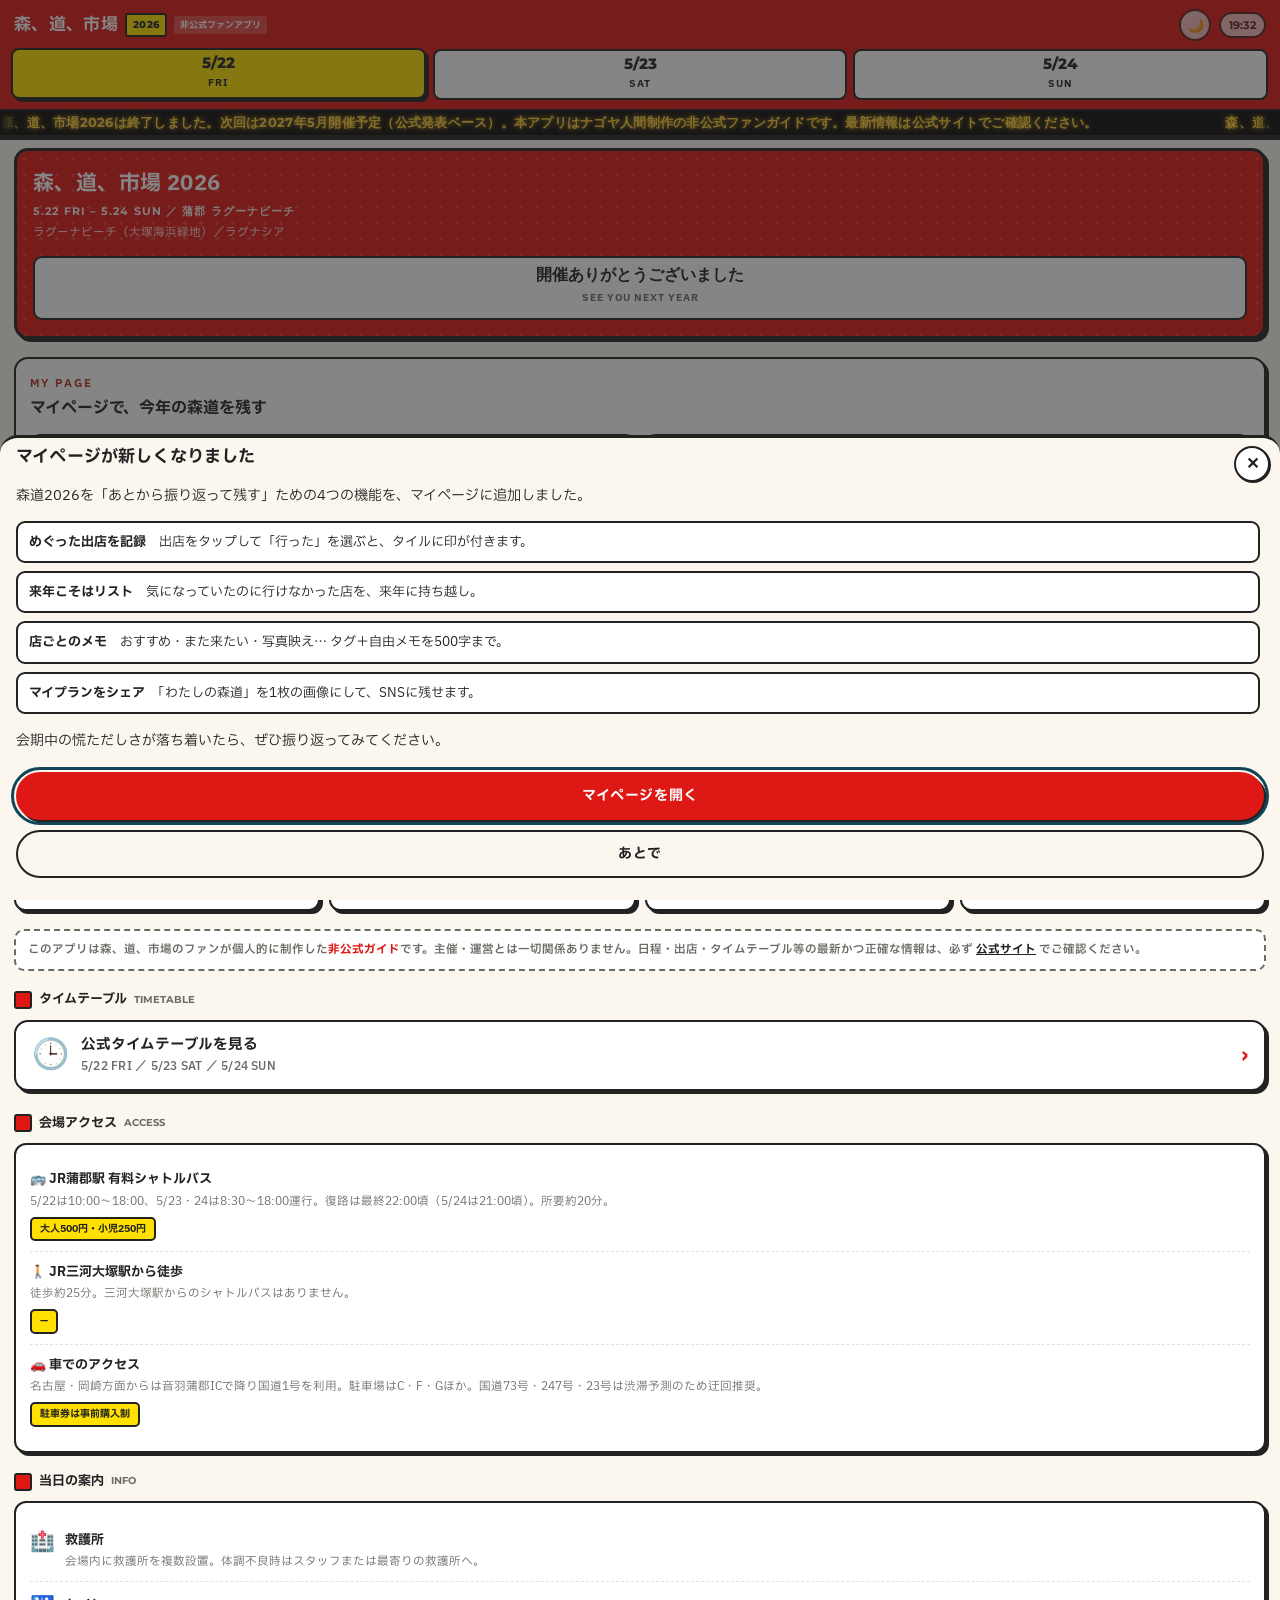
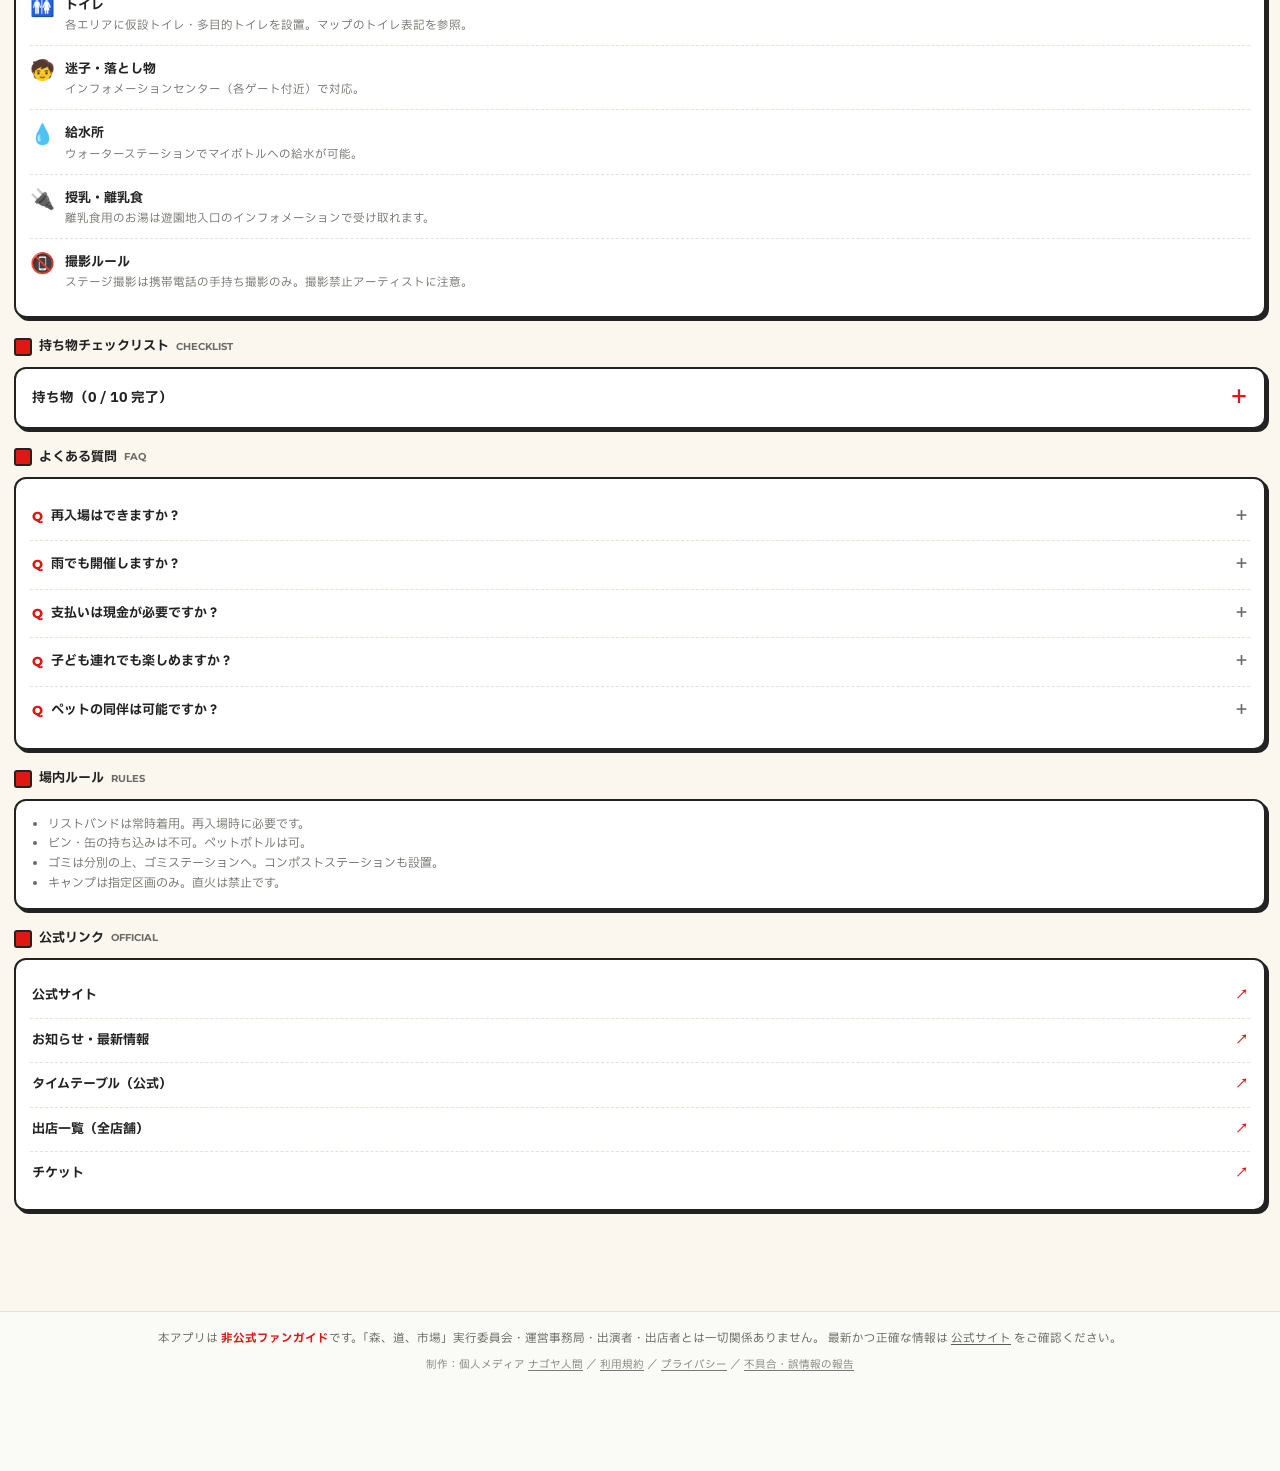
<file: index.html>
<!DOCTYPE html>
<html lang="ja">
<head>
<meta charset="UTF-8">
<meta name="viewport" content="width=device-width,initial-scale=1,viewport-fit=cover">
<title>森、道、市場 2026 非公式ファンアプリ | ナゴヤ人間</title>
<meta name="description" content="個人メディア「ナゴヤ人間」制作の非公式ファンガイド。会場マップ・出店・タイムテーブル・出演者・わたしの森道（マイページ）。主催・運営とは関係ありません。最新情報は公式サイトをご確認ください。">
<meta name="theme-color" content="#de1815">
<meta name="apple-mobile-web-app-capable" content="yes">
<meta name="apple-mobile-web-app-status-bar-style" content="black-translucent">
<meta name="apple-mobile-web-app-title" content="森道2026">

<!-- Open Graph / Twitter Card -->
<meta property="og:type" content="website">
<meta property="og:site_name" content="ナゴヤ人間">
<meta property="og:title" content="森、道、市場 2026 非公式ファンアプリ">
<meta property="og:description" content="ナゴヤ人間が個人で作った、森、道、市場2026の非公式ファンガイド。マップ・タイテ・出店・わたしの森道。主催・運営とは関係ありません。">
<meta property="og:url" content="https://nagoya-ningen.github.io/morimichi-app/">
<meta property="og:image" content="https://nagoya-ningen.github.io/morimichi-app/img/icon-512.png">
<meta property="og:locale" content="ja_JP">
<meta name="twitter:card" content="summary">
<meta name="twitter:site" content="@nagoya_ningen">
<meta name="twitter:creator" content="@nagoya_ningen">

<link rel="manifest" href="manifest.json">
<link rel="apple-touch-icon" href="img/icon-192.png">
<link rel="icon" type="image/png" href="img/icon-192.png">
<link rel="canonical" href="https://nagoya-ningen.github.io/morimichi-app/">
<link rel="preconnect" href="https://fonts.googleapis.com">
<link rel="preconnect" href="https://fonts.gstatic.com" crossorigin>
<link rel="stylesheet" href="css/style.css">
<!-- Webフォントは非同期読み込み（弱回線で描画をブロックしない。
     未取得時はシステムフォントで表示される） -->
<link rel="stylesheet" media="print" onload="this.media='all'"
  href="https://fonts.googleapis.com/css2?family=IBM+Plex+Sans+JP:wght@400;500;700;800&family=Montserrat:wght@700;800&display=swap">
<noscript><link rel="stylesheet"
  href="https://fonts.googleapis.com/css2?family=IBM+Plex+Sans+JP:wght@400;500;700;800&family=Montserrat:wght@700;800&display=swap"></noscript>
</head>
<body>

<header class="app-header">
  <div class="app-header__top">
    <h1 class="app-header__title">
      森、道、市場 <span class="mark en">2026</span>
      <span class="unofficial-tag">非公式ファンアプリ</span>
    </h1>
    <div class="app-header__right">
      <button class="icon-btn" id="nightBtn" aria-label="表示モード切替">🌙</button>
      <div class="app-header__clock en" id="clock">--:--</div>
    </div>
  </div>
  <div class="day-tabs" id="dayTabs"></div>
  <div class="marquee" role="status" aria-live="polite">
    <div class="marquee__track">
      <span class="marquee__text">森、道、市場2026は終了しました。次回は2027年5月開催予定（公式発表ベース）。本アプリはナゴヤ人間制作の非公式ファンガイドです。最新情報は公式サイトでご確認ください。</span>
      <span class="marquee__text" aria-hidden="true">森、道、市場2026は終了しました。次回は2027年5月開催予定（公式発表ベース）。本アプリはナゴヤ人間制作の非公式ファンガイドです。最新情報は公式サイトでご確認ください。</span>
    </div>
  </div>
</header>

<main>
  <section class="view pad" id="view-home"></section>
  <section class="view pad" id="view-map"></section>
  <section class="view pad" id="view-timetable"></section>
  <section class="view pad" id="view-artists"></section>
  <section class="view pad" id="view-shops"></section>
  <section class="view pad" id="view-myplan"></section>
</main>

<footer class="app-footer" role="contentinfo">
  <p class="app-footer__notice">
    本アプリは <b>非公式ファンガイド</b>です。「森、道、市場」実行委員会・運営事務局・出演者・出店者とは一切関係ありません。
    最新かつ正確な情報は <a href="https://morimichiichiba.jp/" target="_blank" rel="noopener">公式サイト</a> をご確認ください。
  </p>
  <p class="app-footer__credit">
    制作：個人メディア <a href="https://nagoya-ningen.github.io/" target="_blank" rel="noopener">ナゴヤ人間</a>
    ／ <a href="terms.html">利用規約</a>
    ／ <a href="privacy.html">プライバシー</a>
    ／ <a href="https://github.com/nagoya-ningen/morimichi-app/issues" target="_blank" rel="noopener">不具合・誤情報の報告</a>
  </p>
</footer>

<div class="modal-bg" id="modalBg">
  <div class="modal" id="modalBody" role="dialog" aria-modal="true" aria-label="詳細"></div>
</div>

<nav class="tabbar">
  <button data-view="home"><span class="ico">🏠</span><span class="lbl">ホーム</span></button>
  <button data-view="artists"><span class="ico">🎤</span><span class="lbl">出演者</span></button>
  <button data-view="myplan" class="tabbar__center"><span class="ico">⭐</span><span class="lbl">わたしの森道</span></button>
  <button data-view="shops"><span class="ico">🛍️</span><span class="lbl">出店</span></button>
  <button data-view="map"><span class="ico">🗺️</span><span class="lbl">マップ</span></button>
</nav>

<script src="js/data.js"></script>
<script src="js/app.js"></script>
<script>
/* Service Worker 登録。
   - 初回訪問: コントローラ無し → controllerchange でのリロードはしない。
   - 2回目以降: 既存コントローラあり → 新しい SW が有効化されたら
     一度だけリロードし、修正を確実に反映する。
   - アプリ復帰時に update() を叩き、最新版を取りに行く。 */
if ('serviceWorker' in navigator) {
  var hadController = !!navigator.serviceWorker.controller;
  var refreshing = false;
  navigator.serviceWorker.addEventListener('controllerchange', function () {
    if (!hadController || refreshing) return;
    refreshing = true;
    window.location.reload();
  });
  window.addEventListener('load', function () {
    navigator.serviceWorker.register('sw.js', { updateViaCache: 'none' }).then(function (reg) {
      document.addEventListener('visibilitychange', function () {
        if (!document.hidden) {
          try { var p = reg.update(); if (p && p.catch) p.catch(function () {}); }
          catch (e) {}
        }
      });
    }).catch(function () {});
  });
}
</script>
</body>
</html>
</file>
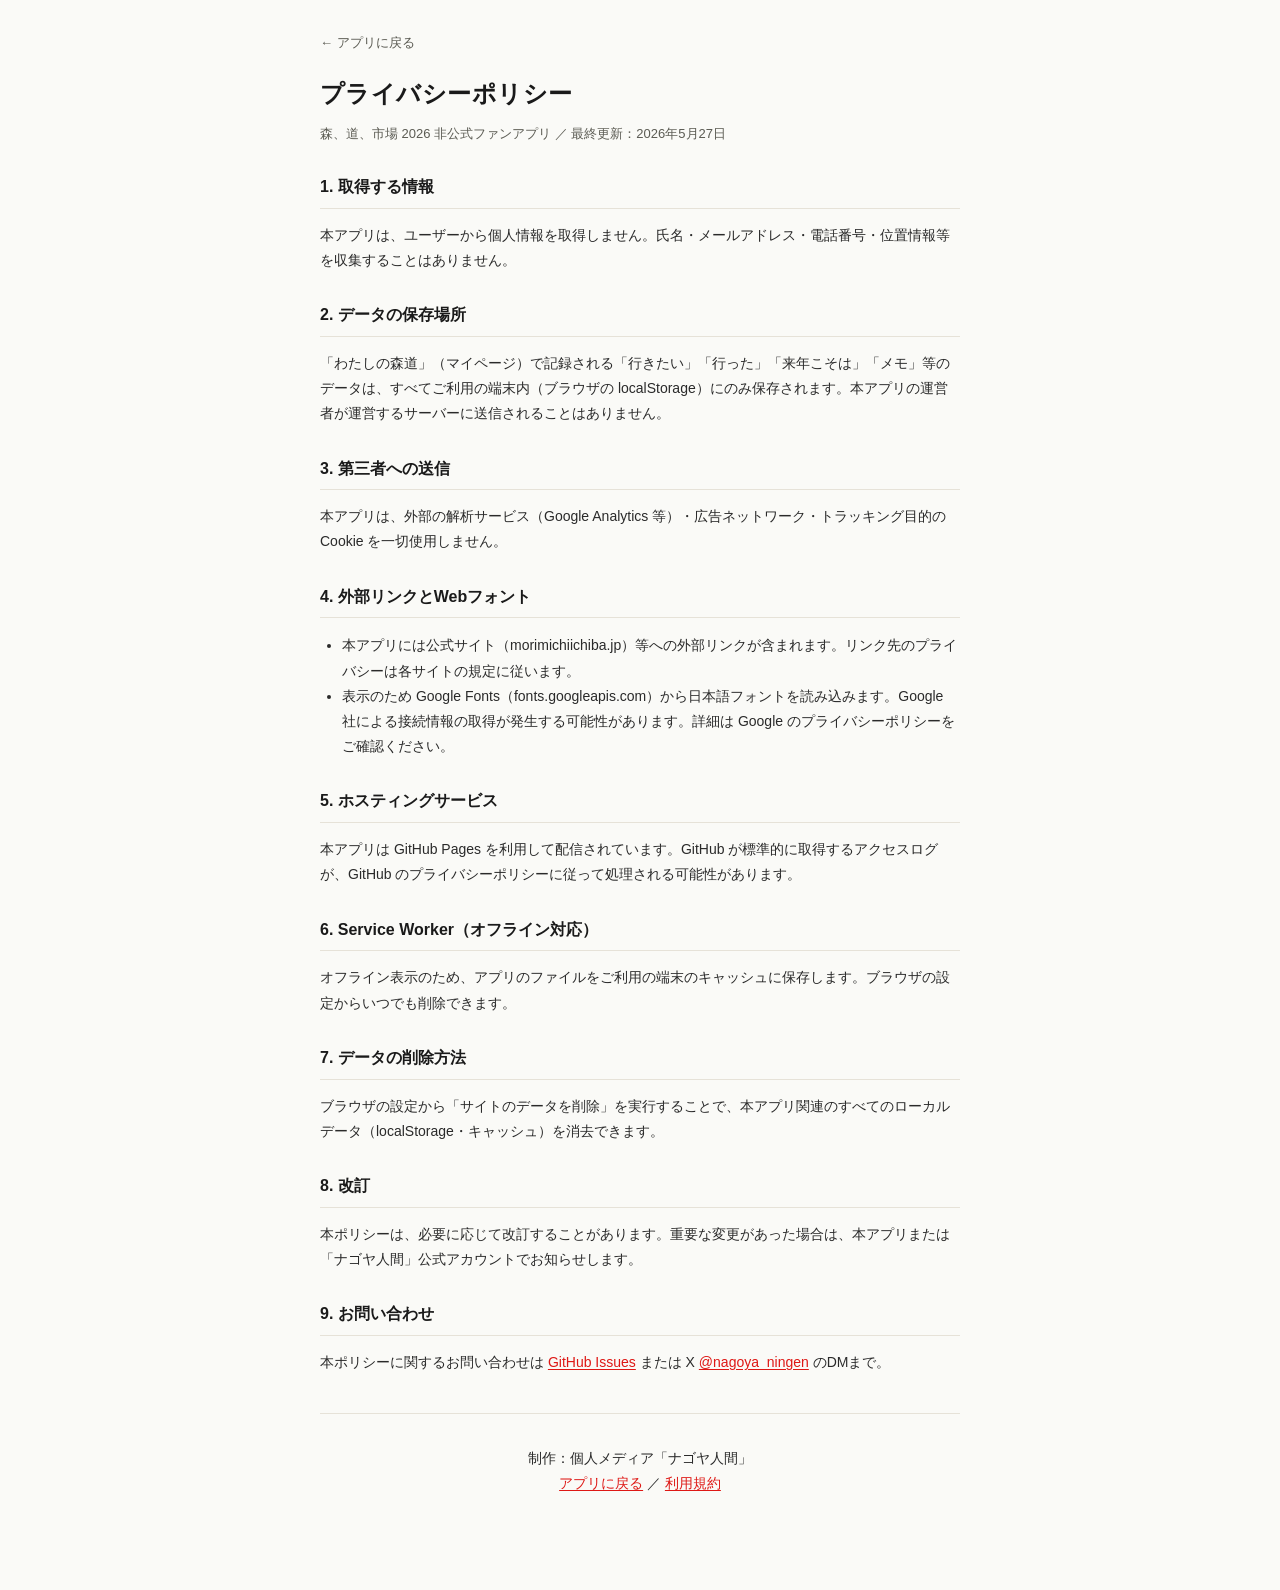
<file: privacy.html>
<!DOCTYPE html>
<html lang="ja">
<head>
<meta charset="UTF-8">
<meta name="viewport" content="width=device-width,initial-scale=1,viewport-fit=cover">
<title>プライバシーポリシー | 森、道、市場 2026 非公式ファンアプリ</title>
<meta name="description" content="森、道、市場2026 非公式ファンアプリ（ナゴヤ人間制作）のプライバシーポリシー。">
<meta name="theme-color" content="#de1815">
<meta name="robots" content="index,follow">
<link rel="icon" type="image/png" href="img/icon-192.png">
<link rel="canonical" href="https://nagoya-ningen.github.io/morimichi-app/privacy.html">
<style>
:root{--ink:#1a1a1a;--sub:#5b5b53;--red:#de1815;--bg:#fafaf7;--card:#fff;--border:#e6e2d8;}
*{box-sizing:border-box;}
html,body{margin:0;padding:0;background:var(--bg);color:var(--ink);
  font-family:"IBM Plex Sans JP","Hiragino Kaku Gothic ProN","Yu Gothic",sans-serif;
  line-height:1.8;font-size:15px;-webkit-font-smoothing:antialiased;}
.wrap{max-width:680px;margin:0 auto;padding:28px 20px 80px;}
.back{display:inline-block;margin-bottom:18px;color:var(--sub);font-size:13px;text-decoration:none;}
.back:hover{color:var(--red);}
h1{font-size:24px;font-weight:800;margin:0 0 6px;letter-spacing:.02em;}
.lede{color:var(--sub);font-size:13px;margin:0 0 26px;}
h2{font-size:16px;font-weight:800;margin:28px 0 10px;padding-bottom:6px;border-bottom:1px solid var(--border);}
p,li{font-size:14px;color:#2a2a2a;}
ul{padding-left:22px;}
a{color:var(--red);text-underline-offset:2px;}
.foot{margin-top:38px;padding-top:18px;border-top:1px solid var(--border);
  color:var(--sub);font-size:12px;text-align:center;}
</style>
</head>
<body>
<div class="wrap">
  <a class="back" href="./">← アプリに戻る</a>
  <h1>プライバシーポリシー</h1>
  <p class="lede">森、道、市場 2026 非公式ファンアプリ ／ 最終更新：2026年5月27日</p>

  <h2>1. 取得する情報</h2>
  <p>本アプリは、ユーザーから個人情報を取得しません。氏名・メールアドレス・電話番号・位置情報等を収集することはありません。</p>

  <h2>2. データの保存場所</h2>
  <p>「わたしの森道」（マイページ）で記録される「行きたい」「行った」「来年こそは」「メモ」等のデータは、すべてご利用の端末内（ブラウザの localStorage）にのみ保存されます。本アプリの運営者が運営するサーバーに送信されることはありません。</p>

  <h2>3. 第三者への送信</h2>
  <p>本アプリは、外部の解析サービス（Google Analytics 等）・広告ネットワーク・トラッキング目的の Cookie を一切使用しません。</p>

  <h2>4. 外部リンクとWebフォント</h2>
  <ul>
    <li>本アプリには公式サイト（morimichiichiba.jp）等への外部リンクが含まれます。リンク先のプライバシーは各サイトの規定に従います。</li>
    <li>表示のため Google Fonts（fonts.googleapis.com）から日本語フォントを読み込みます。Google 社による接続情報の取得が発生する可能性があります。詳細は Google のプライバシーポリシーをご確認ください。</li>
  </ul>

  <h2>5. ホスティングサービス</h2>
  <p>本アプリは GitHub Pages を利用して配信されています。GitHub が標準的に取得するアクセスログが、GitHub のプライバシーポリシーに従って処理される可能性があります。</p>

  <h2>6. Service Worker（オフライン対応）</h2>
  <p>オフライン表示のため、アプリのファイルをご利用の端末のキャッシュに保存します。ブラウザの設定からいつでも削除できます。</p>

  <h2>7. データの削除方法</h2>
  <p>ブラウザの設定から「サイトのデータを削除」を実行することで、本アプリ関連のすべてのローカルデータ（localStorage・キャッシュ）を消去できます。</p>

  <h2>8. 改訂</h2>
  <p>本ポリシーは、必要に応じて改訂することがあります。重要な変更があった場合は、本アプリまたは「ナゴヤ人間」公式アカウントでお知らせします。</p>

  <h2>9. お問い合わせ</h2>
  <p>本ポリシーに関するお問い合わせは <a href="https://github.com/nagoya-ningen/morimichi-app/issues" target="_blank" rel="noopener">GitHub Issues</a> または X <a href="https://x.com/nagoya_ningen" target="_blank" rel="noopener">@nagoya_ningen</a> のDMまで。</p>

  <div class="foot">
    <p>制作：個人メディア「ナゴヤ人間」<br>
    <a href="./">アプリに戻る</a> ／ <a href="terms.html">利用規約</a></p>
  </div>
</div>
</body>
</html>
</file>
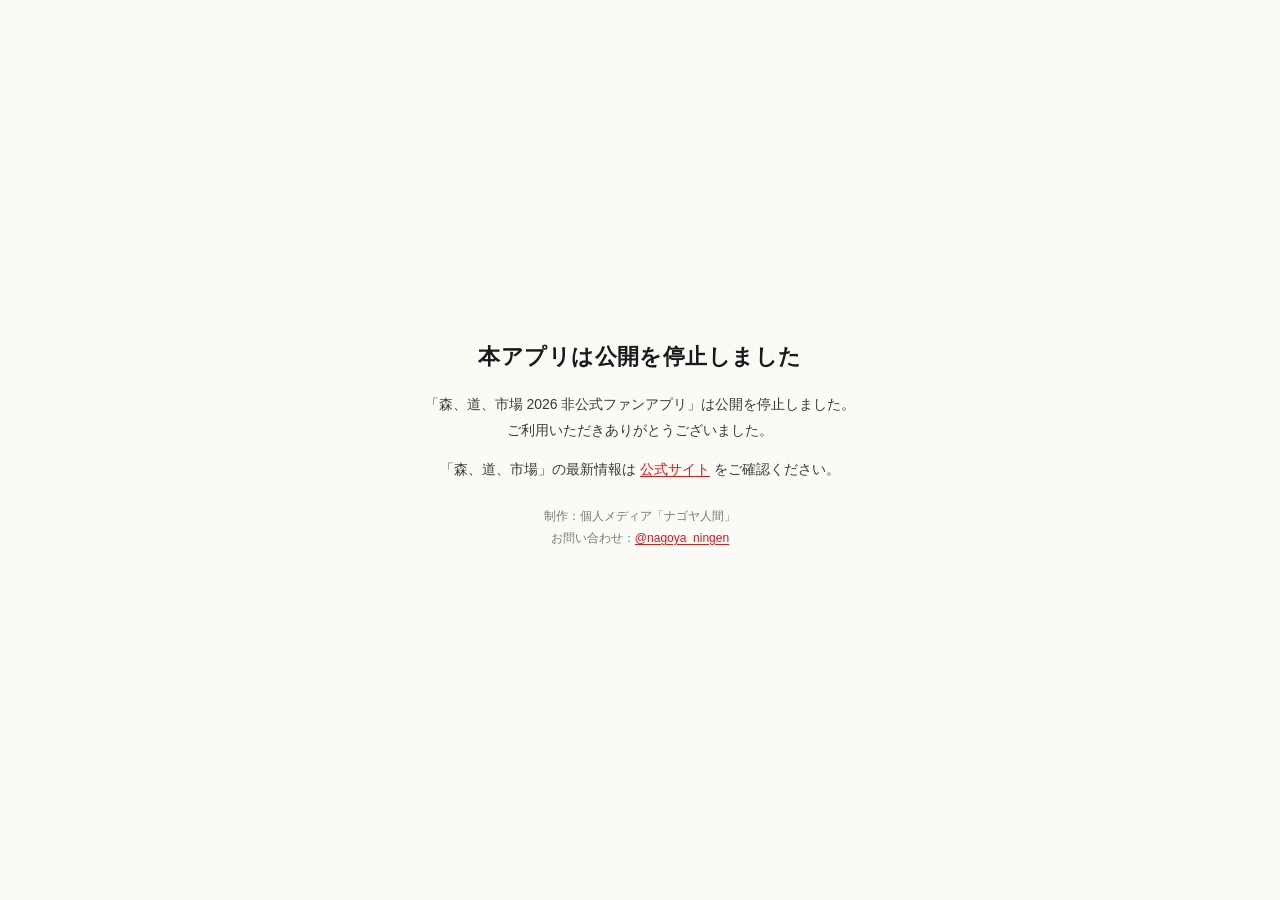
<file: takedown.html>
<!DOCTYPE html>
<html lang="ja">
<!--
  撤退用テンプレート。
  公式からの要請・重大な誤情報拡散などで即時公開停止する場合、このファイルを
  index.html にコピーして commit→push する：
    cp takedown.html index.html
    git add index.html
    git commit -m "公開停止"
    git push origin main
  これだけで全URLが本ページに置き換わる（GitHub Pages反映に数分）。
  Service Worker のキャッシュは sw.js のバージョンを上げないと残ることがあるので、
  必要なら sw.js も同時に書き換え（中身を空にしてキャッシュをクリアするロジックに）。
-->
<head>
<meta charset="UTF-8">
<meta name="viewport" content="width=device-width,initial-scale=1">
<title>公開停止のお知らせ | 森、道、市場 2026 非公式ファンアプリ</title>
<meta name="robots" content="noindex,nofollow">
<meta name="theme-color" content="#fafaf7">
<style>
*{box-sizing:border-box;margin:0;padding:0;}
html,body{height:100%;background:#fafaf7;color:#1a1a1a;
  font-family:"IBM Plex Sans JP","Hiragino Kaku Gothic ProN","Yu Gothic",sans-serif;
  -webkit-font-smoothing:antialiased;line-height:1.8;}
body{display:grid;place-items:center;padding:24px;}
.box{max-width:520px;text-align:center;}
h1{font-size:22px;font-weight:800;margin-bottom:16px;letter-spacing:.02em;}
p{font-size:14px;color:#3a3a3a;margin-bottom:14px;}
.muted{color:#7a7a72;font-size:12px;margin-top:24px;}
a{color:#de1815;text-underline-offset:2px;}
</style>
</head>
<body>
<main class="box" role="main">
  <h1>本アプリは公開を停止しました</h1>
  <p>「森、道、市場 2026 非公式ファンアプリ」は公開を停止しました。<br>
     ご利用いただきありがとうございました。</p>
  <p>「森、道、市場」の最新情報は
     <a href="https://morimichiichiba.jp/" target="_blank" rel="noopener">公式サイト</a>
     をご確認ください。</p>
  <p class="muted">制作：個人メディア「ナゴヤ人間」<br>
     お問い合わせ：<a href="https://x.com/nagoya_ningen" target="_blank" rel="noopener">@nagoya_ningen</a></p>
</main>
</body>
</html>
</file>
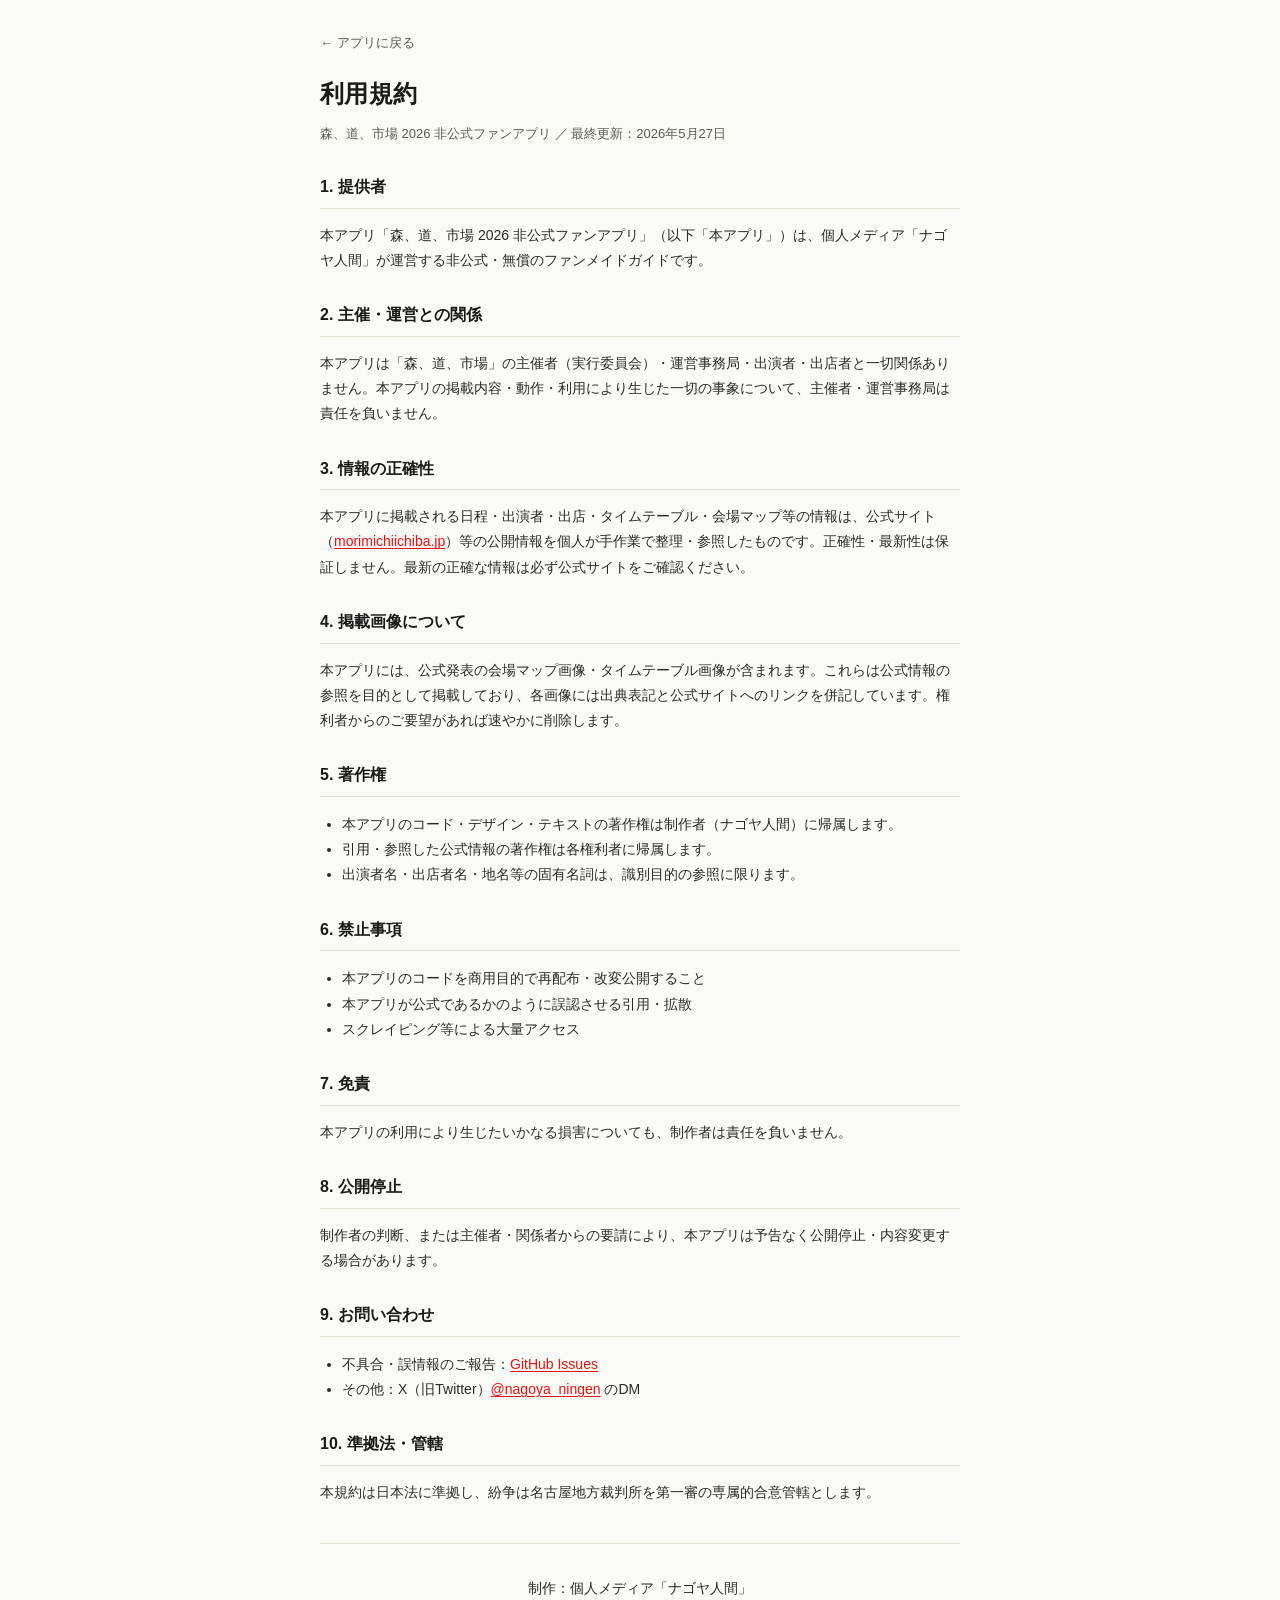
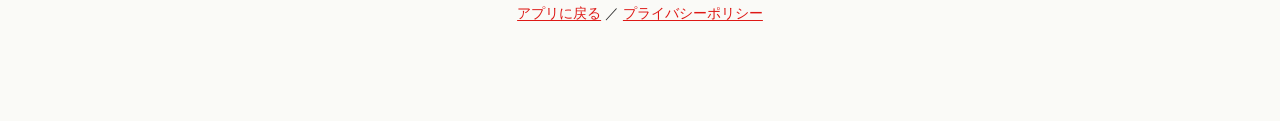
<file: terms.html>
<!DOCTYPE html>
<html lang="ja">
<head>
<meta charset="UTF-8">
<meta name="viewport" content="width=device-width,initial-scale=1,viewport-fit=cover">
<title>利用規約 | 森、道、市場 2026 非公式ファンアプリ</title>
<meta name="description" content="森、道、市場2026 非公式ファンアプリ（ナゴヤ人間制作）の利用規約。">
<meta name="theme-color" content="#de1815">
<meta name="robots" content="index,follow">
<link rel="icon" type="image/png" href="img/icon-192.png">
<link rel="canonical" href="https://nagoya-ningen.github.io/morimichi-app/terms.html">
<style>
:root{--ink:#1a1a1a;--sub:#5b5b53;--red:#de1815;--bg:#fafaf7;--card:#fff;--border:#e6e2d8;}
*{box-sizing:border-box;}
html,body{margin:0;padding:0;background:var(--bg);color:var(--ink);
  font-family:"IBM Plex Sans JP","Hiragino Kaku Gothic ProN","Yu Gothic",sans-serif;
  line-height:1.8;font-size:15px;-webkit-font-smoothing:antialiased;}
.wrap{max-width:680px;margin:0 auto;padding:28px 20px 80px;}
.back{display:inline-block;margin-bottom:18px;color:var(--sub);font-size:13px;text-decoration:none;}
.back:hover{color:var(--red);}
h1{font-size:24px;font-weight:800;margin:0 0 6px;letter-spacing:.02em;}
.lede{color:var(--sub);font-size:13px;margin:0 0 26px;}
h2{font-size:16px;font-weight:800;margin:28px 0 10px;padding-bottom:6px;border-bottom:1px solid var(--border);}
p,li{font-size:14px;color:#2a2a2a;}
ul{padding-left:22px;}
a{color:var(--red);text-underline-offset:2px;}
.note{background:var(--card);border:1px solid var(--border);border-radius:8px;padding:14px 16px;margin:14px 0;font-size:13px;color:var(--sub);}
.foot{margin-top:38px;padding-top:18px;border-top:1px solid var(--border);
  color:var(--sub);font-size:12px;text-align:center;}
</style>
</head>
<body>
<div class="wrap">
  <a class="back" href="./">← アプリに戻る</a>
  <h1>利用規約</h1>
  <p class="lede">森、道、市場 2026 非公式ファンアプリ ／ 最終更新：2026年5月27日</p>

  <h2>1. 提供者</h2>
  <p>本アプリ「森、道、市場 2026 非公式ファンアプリ」（以下「本アプリ」）は、個人メディア「ナゴヤ人間」が運営する非公式・無償のファンメイドガイドです。</p>

  <h2>2. 主催・運営との関係</h2>
  <p>本アプリは「森、道、市場」の主催者（実行委員会）・運営事務局・出演者・出店者と一切関係ありません。本アプリの掲載内容・動作・利用により生じた一切の事象について、主催者・運営事務局は責任を負いません。</p>

  <h2>3. 情報の正確性</h2>
  <p>本アプリに掲載される日程・出演者・出店・タイムテーブル・会場マップ等の情報は、公式サイト（<a href="https://morimichiichiba.jp/" target="_blank" rel="noopener">morimichiichiba.jp</a>）等の公開情報を個人が手作業で整理・参照したものです。正確性・最新性は保証しません。最新の正確な情報は必ず公式サイトをご確認ください。</p>

  <h2>4. 掲載画像について</h2>
  <p>本アプリには、公式発表の会場マップ画像・タイムテーブル画像が含まれます。これらは公式情報の参照を目的として掲載しており、各画像には出典表記と公式サイトへのリンクを併記しています。権利者からのご要望があれば速やかに削除します。</p>

  <h2>5. 著作権</h2>
  <ul>
    <li>本アプリのコード・デザイン・テキストの著作権は制作者（ナゴヤ人間）に帰属します。</li>
    <li>引用・参照した公式情報の著作権は各権利者に帰属します。</li>
    <li>出演者名・出店者名・地名等の固有名詞は、識別目的の参照に限ります。</li>
  </ul>

  <h2>6. 禁止事項</h2>
  <ul>
    <li>本アプリのコードを商用目的で再配布・改変公開すること</li>
    <li>本アプリが公式であるかのように誤認させる引用・拡散</li>
    <li>スクレイピング等による大量アクセス</li>
  </ul>

  <h2>7. 免責</h2>
  <p>本アプリの利用により生じたいかなる損害についても、制作者は責任を負いません。</p>

  <h2>8. 公開停止</h2>
  <p>制作者の判断、または主催者・関係者からの要請により、本アプリは予告なく公開停止・内容変更する場合があります。</p>

  <h2>9. お問い合わせ</h2>
  <ul>
    <li>不具合・誤情報のご報告：<a href="https://github.com/nagoya-ningen/morimichi-app/issues" target="_blank" rel="noopener">GitHub Issues</a></li>
    <li>その他：X（旧Twitter）<a href="https://x.com/nagoya_ningen" target="_blank" rel="noopener">@nagoya_ningen</a> のDM</li>
  </ul>

  <h2>10. 準拠法・管轄</h2>
  <p>本規約は日本法に準拠し、紛争は名古屋地方裁判所を第一審の専属的合意管轄とします。</p>

  <div class="foot">
    <p>制作：個人メディア「ナゴヤ人間」<br>
    <a href="./">アプリに戻る</a> ／ <a href="privacy.html">プライバシーポリシー</a></p>
  </div>
</div>
</body>
</html>
</file>
<file: css/style.css>
/* ============================================================
   森、道、市場 2026 ガイドアプリ — スタイル
   公式サイト準拠：赤#de1815 / 黒#222 / 白 / 黄#ffe000 / 藍#114557
   フォント：Montserrat + IBM Plex Sans JP
============================================================ */
:root{
  --red:#de1815;
  --red-d:#ad1707;
  --ink:#222222;
  --paper:#fbf7ef;
  --card:#ffffff;
  --yellow:#ffe000;
  --teal:#114557;
  --teal-l:#588da9;
  --sub:#6b6b66;
  --line:#222222;
  --ink2:#222222;        /* 白・黄背景上で常に濃色を保つ固定インク */
  --soft:#e7e1d4;
  --ok:#1f9d57;
  /* 3軸状態の色を全コンポーネントで共有する変数。
     タイル・モーダル・チップ・マップピン・動線パネルすべてが
     ここを参照することで色のメンタルマップを保つ。 */
  --state-wish:#B5341F;     /* 朱赤：行きたい */
  --state-visited:#5b8a3a;  /* 緑：行った */
  --state-next:#2E4A6B;     /* 群青：来年こそは */
  --tabh:60px;
  --headh:134px;
  --hard:3px 3px 0 var(--ink);
}
*{box-sizing:border-box;margin:0;padding:0;-webkit-tap-highlight-color:transparent;}
html,body{height:100%;}
body{
  font-family:"IBM Plex Sans JP","Hiragino Kaku Gothic ProN","Noto Sans JP",sans-serif;
  background:var(--paper);color:var(--ink);line-height:1.65;
  -webkit-font-smoothing:antialiased;overscroll-behavior-y:none;
}
body.night{
  --paper:#15171c;--card:#22252d;--ink:#f1ede3;--line:#3a3e48;
  --sub:#9aa0ac;--soft:#2c2f38;--hard:3px 3px 0 #000;
  /* ダークモード時は彩度をやや上げてコントラスト確保 */
  --state-wish:#d65240;
  --state-visited:#7aac5a;
  --state-next:#5a7da8;
}
img{max-width:100%;display:block;}
button{font-family:inherit;cursor:pointer;border:none;background:none;color:inherit;}
a{color:var(--red-d);}
.en{font-family:"Montserrat",sans-serif;}
/* キーボード操作時のみフォーカス位置を明示（タッチ操作には出ない） */
:focus-visible{outline:3px solid var(--teal);outline-offset:2px;border-radius:2px;}
body.night :focus-visible{outline-color:var(--teal-l);}

/* ---------- ヘッダー ---------- */
.app-header{
  position:fixed;top:0;left:0;right:0;z-index:50;
  background:var(--red);color:#fff;padding:env(safe-area-inset-top) 0 0;
  border-bottom:3px solid var(--ink);
}
.app-header__top{
  display:flex;align-items:center;justify-content:space-between;
  padding:9px 14px 6px;
}
.app-header__title{font-weight:800;font-size:17px;letter-spacing:.02em;
  display:flex;align-items:center;gap:7px;}
.app-header__title .mark{
  background:var(--yellow);color:var(--ink);font-size:10px;font-weight:800;
  padding:2px 6px;border-radius:3px;border:2px solid var(--ink);
  font-family:"Montserrat",sans-serif;
}
.app-header__title .unofficial-tag{
  background:rgba(255,255,255,.22);color:#fff;font-size:9px;font-weight:800;
  padding:2px 6px;border-radius:3px;letter-spacing:0;white-space:nowrap;
}
.app-header__right{display:flex;align-items:center;gap:8px;}
/* 時計：常時表示するが視覚的優先度は下げる（不透明度を絞り、サイズも縮小） */
.app-header__clock{
  font-family:"Montserrat",sans-serif;font-weight:700;font-size:11px;
  background:#fff;color:var(--ink2);padding:2px 8px;border-radius:18px;
  border:2px solid #222;opacity:.7;
}
/* ナイトモードボタン：常時表示するが、時計と同じく優先度を下げる */
.icon-btn{
  width:32px;height:32px;border-radius:50%;background:#fff;border:2px solid var(--ink);
  display:flex;align-items:center;justify-content:center;font-size:14px;opacity:.7;
}
.icon-btn:active,.icon-btn:focus-visible{opacity:1;}
.day-tabs{display:flex;gap:6px;padding:2px 12px 9px;}
.day-tab{
  flex:1;background:#fff;color:var(--ink2);border:2px solid #222;
  border-radius:8px;padding:5px 4px;text-align:center;transition:.12s;
}
.day-tab b{font-family:"Montserrat",sans-serif;font-size:15px;font-weight:800;
  display:block;line-height:1.1;}
.day-tab span{font-size:10px;letter-spacing:.12em;font-weight:700;}
.day-tab.active{background:var(--yellow);color:var(--ink2);
  box-shadow:3px 3px 0 #222;transform:translate(-1px,-1px);}

/* ---------- 電光掲示板（マーキー） ---------- */
.marquee{
  background:#0a0a0a;
  border-top:2px solid #222;
  border-bottom:2px solid #222;
  overflow:hidden;
  position:relative;
  height:28px;
  display:flex;align-items:center;
}
.marquee::before,.marquee::after{
  content:"";position:absolute;top:0;bottom:0;width:24px;z-index:2;pointer-events:none;
}
.marquee::before{left:0;background:linear-gradient(90deg,#0a0a0a 0%,rgba(10,10,10,0) 100%);}
.marquee::after{right:0;background:linear-gradient(270deg,#0a0a0a 0%,rgba(10,10,10,0) 100%);}
.marquee__track{
  display:flex;flex-shrink:0;gap:64px;
  animation:marquee-scroll 30s linear infinite;
  will-change:transform;
}
.marquee__text{
  display:inline-block;white-space:nowrap;flex-shrink:0;
  color:#ffcc33;
  font-family:"Montserrat","Hiragino Sans","Noto Sans JP",sans-serif;
  font-weight:700;font-size:13px;letter-spacing:.02em;
  text-shadow:0 0 4px rgba(255,204,51,.65),0 0 10px rgba(255,180,40,.35);
  padding-right:64px;
}
@keyframes marquee-scroll{
  from{transform:translateX(0);}
  to{transform:translateX(-50%);}
}
@media (prefers-reduced-motion:reduce){
  .marquee__track{animation-duration:90s;}
}

/* ---------- メイン ---------- */
main{
  padding:calc(var(--headh) + env(safe-area-inset-top)) 0
          calc(var(--tabh) + env(safe-area-inset-bottom) + 14px);
  min-height:100%;
}
.view{display:none;}
.view.active{display:block;animation:fade .2s ease;}
@keyframes fade{from{opacity:0;}to{opacity:1;}}
.pad{padding:14px 14px;}
.section-title{
  font-size:13px;font-weight:800;margin:18px 0 9px;
  display:flex;align-items:center;gap:7px;
}
.section-title::before{content:"";width:14px;height:14px;background:var(--red);
  border:2px solid var(--ink);border-radius:3px;}
.section-title .en{font-size:10px;color:var(--sub);font-weight:700;}

/* ---------- カード ---------- */
.card{
  background:var(--card);border:2.5px solid var(--ink);border-radius:12px;
  box-shadow:var(--hard);padding:14px;margin-bottom:12px;
}

/* ---------- ホーム ---------- */
.hero{
  background:var(--red);color:#fff;border:3px solid var(--ink);
  border-radius:14px;box-shadow:var(--hard);padding:16px;margin-bottom:14px;
  position:relative;overflow:hidden;
}
.hero__dots{
  position:absolute;inset:0;opacity:.16;
  background-image:radial-gradient(#fff 2px,transparent 2px);
  background-size:16px 16px;pointer-events:none;
}
.hero h2{font-size:21px;font-weight:800;letter-spacing:.02em;position:relative;}
.hero .sub{font-family:"Montserrat",sans-serif;font-size:11px;font-weight:700;
  letter-spacing:.1em;opacity:.92;position:relative;}
.hero .venue{font-size:11.5px;margin-top:4px;position:relative;opacity:.95;}
.countdown{display:flex;gap:7px;margin-top:13px;position:relative;}
.cd-box{
  background:#fff;color:var(--ink2);border:2.5px solid #222;border-radius:9px;
  padding:7px 0;text-align:center;flex:1;
}
.cd-box b{font-family:"Montserrat",sans-serif;font-size:23px;font-weight:800;
  display:block;line-height:1;}
.cd-box span{font-size:10px;letter-spacing:.1em;font-weight:700;color:#6b6b66;}
.cd-box.wide{flex:none;width:100%;padding:9px 0;}
.cd-box.wide b{font-size:16px;}

.now-strip{display:flex;gap:10px;}
.now-strip .card{flex:1;margin-bottom:0;padding:12px;}
.tagline{
  font-family:"Montserrat",sans-serif;font-size:9.5px;font-weight:800;
  letter-spacing:.08em;display:inline-block;padding:2px 7px;border-radius:4px;
  border:2px solid var(--ink);margin-bottom:6px;
}
.tagline.now{background:var(--red);color:#fff;}
.tagline.next{background:var(--yellow);color:var(--ink2);}
.now-name{font-size:15px;font-weight:800;line-height:1.3;}
.now-meta{font-size:11.5px;color:var(--sub);}
.now-empty{font-size:12px;color:var(--sub);padding:4px 0;}

/* アフターパーティ導線バナー（横長・送客用）。テーマカラーは
   afterparty 側の theme_color (#e8694a) に合わせて視覚的に接続する。 */
.afterparty-banner{
  display:flex;align-items:center;gap:12px;width:100%;
  background:#e8694a;color:#fff;
  border:2.5px solid var(--ink);border-radius:12px;
  box-shadow:var(--hard);
  padding:13px 14px;margin-bottom:14px;text-align:left;
  transition:.1s;
}
.afterparty-banner:active{transform:translate(2px,2px);box-shadow:1px 1px 0 var(--ink);}
.afterparty-banner__ico{font-size:28px;flex-shrink:0;line-height:1;}
.afterparty-banner__body{flex:1;min-width:0;}
.afterparty-banner__title{font-size:14px;font-weight:800;line-height:1.2;}
.afterparty-banner__desc{font-size:11px;font-weight:600;opacity:.96;
  margin-top:3px;line-height:1.4;}
.afterparty-banner__arr{font-size:20px;font-weight:800;flex-shrink:0;}
/* マイページ更新お知らせ版：アフターパーティバナーの構造を流用しつつ、
   別アプリ送客ではなくサイト内導線なので、フェスのテーマ赤に切り替える。 */
.afterparty-banner--myplan{background:var(--red);color:#fff;}

.quick-grid{display:grid;grid-template-columns:repeat(4,1fr);gap:9px;margin-bottom:18px;}
.quick-btn{
  background:var(--card);border:2.5px solid var(--ink);border-radius:11px;
  box-shadow:var(--hard);padding:11px 3px;text-align:center;transition:.1s;
}
.quick-btn:active{transform:translate(2px,2px);box-shadow:1px 1px 0 var(--ink);}
.quick-btn .ico{font-size:23px;}
.quick-btn .lbl{font-size:11px;font-weight:800;margin-top:2px;}

.info-row{display:flex;gap:10px;padding:9px 0;border-bottom:1.5px dashed var(--soft);}
.info-row:last-child{border-bottom:none;}
.info-row .ico{font-size:20px;flex-shrink:0;}
.info-row .txt b{font-size:13px;}
.info-row .txt p{font-size:11.5px;color:var(--sub);}

.access-item{padding:10px 0;border-bottom:1.5px dashed var(--soft);}
.access-item:last-child{border-bottom:none;}
.access-item b{font-size:13px;display:flex;align-items:center;gap:6px;}
.access-item p{font-size:11.5px;color:var(--sub);margin-top:2px;}
.tag-fare{
  display:inline-block;background:var(--yellow);color:var(--ink2);
  font-size:10px;font-weight:800;padding:2px 8px;border-radius:5px;
  border:2px solid #222;margin-top:5px;
}

.link-row{
  display:flex;align-items:center;justify-content:space-between;
  padding:11px 2px;border-bottom:1.5px dashed var(--soft);
  font-size:13px;font-weight:700;
}
.link-row:last-child{border-bottom:none;}
.link-row .arr{color:var(--red);font-weight:800;}

.checklist label{
  display:flex;align-items:center;gap:9px;padding:8px 2px;
  border-bottom:1.5px dashed var(--soft);font-size:13px;
}
.checklist label:last-child{border-bottom:none;}
.checklist input{width:20px;height:20px;accent-color:var(--red);flex-shrink:0;}
.checklist label.done span{text-decoration:line-through;color:var(--sub);}
/* 折りたたみ版の見出し（タップで展開／閉じる） */
.checklist--collapsible{padding:4px 14px;}
.checklist--collapsible summary{
  list-style:none;cursor:pointer;font-size:13.5px;font-weight:800;
  padding:10px 2px;display:flex;align-items:center;justify-content:space-between;
}
.checklist--collapsible summary::-webkit-details-marker{display:none;}
.checklist--collapsible summary .tgl{font-size:18px;font-weight:800;color:var(--red);}
.checklist--collapsible[open] summary{border-bottom:1.5px dashed var(--soft);margin-bottom:4px;}

.faq-item{border-bottom:1.5px dashed var(--soft);padding:4px 0;}
.faq-item:last-child{border-bottom:none;}
.faq-q{
  display:flex;gap:8px;padding:9px 2px;font-size:13px;font-weight:700;
  align-items:flex-start;
}
.faq-q .qm{color:var(--red);font-weight:800;font-family:"Montserrat",sans-serif;}
.faq-q .tgl{margin-left:auto;color:var(--sub);}
.faq-a{font-size:12px;color:var(--sub);padding:0 2px 10px 22px;display:none;}
.faq-item.open .faq-a{display:block;}

/* ---------- 注意ボックス ---------- */
.notice{
  background:var(--yellow);border:2.5px solid #222;border-radius:10px;
  padding:10px 12px;font-size:11.5px;font-weight:600;color:var(--ink2);
  margin-bottom:12px;line-height:1.55;
}
.notice a{color:var(--ink2);font-weight:800;}

/* 非公式であることの注意書き（ホーム上部） */
.disclaimer{
  background:var(--card);border:2px dashed var(--sub);border-radius:10px;
  padding:10px 12px;font-size:11.5px;font-weight:600;color:var(--sub);
  margin:0 0 14px;line-height:1.6;
}
.disclaimer b{color:var(--red);font-weight:800;}
.disclaimer a{color:var(--ink);font-weight:800;text-decoration:underline;}

/* マイプラン → マップ動線ボタン */
.plan-map-btn{
  display:block;width:100%;margin:2px 0 12px;
  background:var(--red);color:#fff;border:2.5px solid var(--ink);
  border-radius:12px;padding:12px;font-size:13px;font-weight:800;
  box-shadow:var(--hard);cursor:pointer;
}
.plan-map-btn:active{transform:translate(2px,2px);box-shadow:1px 1px 0 var(--ink);}

/* ---------- 検索・フィルタ ---------- */
.searchbar{position:relative;margin-bottom:10px;}
/* 出店・出演者の検索バーはスクロールしても上部に残す（長い一覧で絞り込みやすく） */
#view-shops .searchbar,#view-artists .searchbar{
  position:sticky;top:calc(var(--headh) + env(safe-area-inset-top) + 4px);
  z-index:30;
}
.searchbar input{
  width:100%;border:2.5px solid var(--ink);border-radius:24px;
  padding:11px 16px 11px 40px;font-size:16px;background:var(--card);
  color:var(--ink);box-shadow:var(--hard);-webkit-appearance:none;appearance:none;
}
.searchbar input:focus-visible{outline:3px solid var(--teal);outline-offset:2px;}
.searchbar::before{content:"🔍";position:absolute;left:14px;top:50%;
  transform:translateY(-50%);font-size:14px;}
.chips{display:flex;gap:7px;overflow-x:auto;padding-bottom:9px;
  -webkit-overflow-scrolling:touch;}
.chip{
  flex:0 0 auto;background:var(--card);border:2px solid var(--ink);
  border-radius:18px;padding:6px 12px;font-size:11.5px;font-weight:800;
  white-space:nowrap;transition:.1s;
}
.chip.active{background:var(--red);color:#fff;}
.list-count{font-size:11px;color:var(--sub);font-weight:700;margin-bottom:8px;}

/* ---------- マップ ---------- */
.map-wrap{
  border:3px solid var(--ink);border-radius:12px;box-shadow:var(--hard);
  overflow:hidden;background:var(--card);position:relative;
}
.map-canvas{
  position:relative;overflow:hidden;background:#ded8c8;
  touch-action:none;height:62vh;
}
/* 会場マップは全体を一画面に表示（マップ画像の縦横比に合わせる） */
#mapCanvas{height:auto;aspect-ratio:4056 / 5733;}
/* 幅を明示しないと、画像実寸 < 画面幅の端末（Safari等）で
   絶対配置の縮小幅が画像実寸に縮み、画像がはみ出して見切れる。 */
.map-inner{position:absolute;top:0;left:0;width:100%;transform-origin:0 0;}
.map-inner img{width:100%;display:block;pointer-events:none;}
.pin{
  position:absolute;transform:translate(-50%,-100%);
  display:flex;flex-direction:column;align-items:center;cursor:pointer;
  transition:filter .1s;
}
.pin__dot{
  width:21px;height:21px;border-radius:50% 50% 50% 2px;
  border:2.5px solid var(--ink);transform:rotate(45deg);
  display:flex;align-items:center;justify-content:center;
  box-shadow:1px 1px 0 rgba(0,0,0,.35);
}
.pin__dot span{transform:rotate(-45deg);font-size:10px;}
.pin__label{
  margin-top:2px;font-size:9.5px;font-weight:800;background:var(--card);
  border:1.5px solid var(--ink);border-radius:4px;padding:1px 5px;
  white-space:nowrap;max-width:110px;overflow:hidden;text-overflow:ellipsis;
}
.pin.active{filter:none;z-index:5;}
.pin.active .pin__dot{
  width:30px;height:30px;animation:pinpop .5s ease;
  box-shadow:0 0 0 6px rgba(222,24,21,.25),1px 1px 0 rgba(0,0,0,.4);
}
.pin.active .pin__dot span{font-size:13px;}
.pin.active .pin__label{background:var(--red);color:#fff;font-size:10px;}
.pin.dimmed{opacity:.32;}
@keyframes pinpop{0%{transform:rotate(45deg) scale(.4);}60%{transform:rotate(45deg) scale(1.2);}100%{transform:rotate(45deg) scale(1);}}

/* マイプラン動線ピン：行きたい出店があるエリアを件数付きで表示 */
.pin--plan{z-index:7;}
.pin--plan .plan-pin__dot{
  width:26px;height:26px;border-radius:50% 50% 50% 3px;
  background:var(--red);border:2.5px solid var(--ink);transform:rotate(45deg);
  display:flex;align-items:center;justify-content:center;
  box-shadow:1px 1px 0 rgba(0,0,0,.4);
}
.pin--plan .plan-pin__dot span{
  transform:rotate(-45deg);color:#fff;
  font-family:"Montserrat",sans-serif;font-weight:800;font-size:12px;
}
.pin--plan .plan-pin__label{
  margin-top:3px;font-size:9.5px;font-weight:800;background:var(--red);color:#fff;
  border:1.5px solid var(--ink);border-radius:4px;padding:1px 6px;
  white-space:nowrap;max-width:120px;overflow:hidden;text-overflow:ellipsis;
}
/* 状態別ピン色（行った=緑、来年=群青、行きたい=赤＝既存） */
.pin--plan-visited  .plan-pin__dot,
.pin--plan-visited  .plan-pin__label{background:var(--state-visited);}
.pin--plan-nextyear .plan-pin__dot,
.pin--plan-nextyear .plan-pin__label{background:var(--state-next);}
.pin--plan-wishlist .plan-pin__dot,
.pin--plan-wishlist .plan-pin__label{background:var(--state-wish);}
/* ピン本体の周りに「他の状態が共存する」サブドットを並べる（最大2個） */
.plan-pin__subs{
  position:absolute;top:-4px;right:-8px;display:flex;gap:2px;
}
.plan-pin__sub{
  width:9px;height:9px;border-radius:50%;border:1.5px solid var(--ink);
  background:#fff;display:block;
}
.plan-pin__sub--visited{background:var(--state-visited);}
.plan-pin__sub--nextyear{background:var(--state-next);}
.plan-pin__sub--wishlist{background:var(--state-wish);}
.pin--plan{position:absolute;}

/* マップ上部のマイプラン表示トグル */
.map-plan-toggle{
  display:block;width:calc(100% - 24px);margin:0 12px 10px;
  padding:11px 14px;border:2.5px solid var(--ink);border-radius:11px;
  background:var(--ink);color:#fff;font-size:13px;font-weight:800;
  box-shadow:var(--hard);text-align:left;
}
.map-plan-toggle:active{transform:translate(2px,2px);box-shadow:1px 1px 0 var(--ink);}

/* 動線パネルの凡例 */
.plan-legend{display:flex;flex-wrap:wrap;gap:6px;margin:8px 0 10px;}
.plan-legend__chip{
  font-size:10.5px;font-weight:800;padding:3px 9px;border-radius:11px;
  border:1.5px solid var(--ink);color:#fff;line-height:1.45;
}
.plan-legend__chip--visited{background:var(--state-visited);}
.plan-legend__chip--nextyear{background:var(--state-next);}
.plan-legend__chip--wishlist{background:var(--state-wish);}

/* 動線パネル内の店行に状態タグを表示 */
.zone-shop__tags{display:inline-flex;gap:3px;margin-right:6px;}
.zone-shop__tag{
  font-size:9.5px;font-weight:800;padding:2px 6px;border-radius:9px;
  border:1.5px solid var(--ink);color:#fff;line-height:1.4;white-space:nowrap;
}
.zone-shop__tag--visited{background:var(--state-visited);}
.zone-shop__tag--nextyear{background:var(--state-next);}
.zone-shop__tag--wishlist{background:var(--state-wish);}

/* 選択中ショップの会場マップ赤マーキング（SVGオーバーレイ）。
   #areaSvg は #mapInner 内にありマップと一緒に拡縮される。 */
#areaSvg{
  position:absolute;top:0;left:0;width:100%;height:100%;
  pointer-events:none;overflow:visible;z-index:3;
}
/* エリア名を丸囲み（出店一覧の見出し＝赤／中央地図上の位置＝赤）*/
.area-circle{
  fill:rgba(222,24,21,.1);stroke:var(--red);stroke-width:3.4;
  vector-effect:non-scaling-stroke;
  animation:areamark 1s ease-in-out infinite alternate;
}
.area-circle--venue{stroke-width:4;fill:rgba(222,24,21,.16);}
/* (1) 店名が記載されている部分：出店一覧の店名を赤枠で囲う */
.area-namebox{
  fill:rgba(255,224,0,.34);stroke:var(--red);stroke-width:2.6;
  vector-effect:non-scaling-stroke;
  animation:areamark 1s ease-in-out infinite alternate;
}
@keyframes areamark{
  from{stroke-opacity:.55;}
  to{stroke-opacity:1;}
}

/* 選択中ショップのピン：店名を指す固定サイズのピン（どの縮尺でも見える）
   先端の▼が店名の中心を指す */
.pin--shop{z-index:9;}
.pin--shop .shop-pin__body{
  background:var(--red);color:#fff;font-size:11px;font-weight:800;
  border:2.5px solid var(--ink);border-radius:8px;padding:5px 9px;
  white-space:nowrap;max-width:172px;overflow:hidden;text-overflow:ellipsis;
  box-shadow:2px 2px 0 var(--ink);
  animation:shopglow 1.1s ease-in-out infinite;
}
.pin--shop .shop-pin__body b{font-family:"Montserrat",sans-serif;}
.pin--shop .shop-pin__tip{
  width:0;height:0;border:9px solid transparent;
  border-top-color:var(--ink);margin-top:-2px;
}
@keyframes shopglow{
  0%,100%{box-shadow:2px 2px 0 var(--ink),0 0 0 3px rgba(255,224,0,.95);}
  50%{box-shadow:2px 2px 0 var(--ink),0 0 0 10px rgba(255,224,0,.2);}
}
/* 選択中ショップのエリア位置ピン：そのエリアが会場マップ上のどこにあるかを示す */
.pin--area-loc{z-index:8;}
.pin--area-loc .area-pin__body{
  background:var(--teal);color:#fff;font-size:10.5px;font-weight:800;
  border:2.5px solid var(--ink);border-radius:8px;padding:4px 9px;
  white-space:nowrap;max-width:160px;overflow:hidden;text-overflow:ellipsis;
  box-shadow:2px 2px 0 var(--ink);
}
.pin--area-loc .area-pin__tip{
  width:0;height:0;border:8px solid transparent;
  border-top-color:var(--ink);margin-top:-2px;
}
.map-zoom{
  position:absolute;right:9px;bottom:9px;display:flex;flex-direction:column;gap:6px;
}
.map-zoom button{
  width:44px;height:44px;background:var(--card);border:2.5px solid var(--ink);
  border-radius:9px;font-size:21px;font-weight:800;
  display:flex;align-items:center;justify-content:center;box-shadow:var(--hard);
}
.map-hint{
  font-size:10.5px;color:var(--sub);padding:8px 4px 0;text-align:center;
}
/* マップ下：選択ゾーン情報 */
.zone-panel{margin-top:12px;}
.zone-panel__head{
  display:flex;align-items:center;gap:8px;margin-bottom:8px;
}
.zone-panel__head b{font-size:15px;font-weight:800;}
.zone-shop{
  display:flex;align-items:center;gap:9px;padding:9px 2px;
  border-bottom:1.5px dashed var(--soft);
}
.zone-shop:last-child{border-bottom:none;}
.zone-shop .ico{font-size:18px;}
.zone-shop .nm{font-size:13px;font-weight:700;flex:1;}
.zone-shop .arr{color:var(--red);font-weight:800;}

/* ---------- タイムテーブル ---------- */
.tt-stage-group{margin-bottom:15px;}
.tt-stage-head{
  display:flex;align-items:center;gap:8px;margin-bottom:7px;
  font-size:13px;font-weight:800;
}
.tt-stage-dot{width:14px;height:14px;border-radius:4px;border:2px solid var(--ink);
  flex-shrink:0;}
.tt-slot{
  background:var(--card);border:2.5px solid var(--ink);border-radius:10px;
  box-shadow:var(--hard);padding:9px 11px;margin-bottom:8px;
  display:flex;align-items:center;gap:10px;
}
.tt-slot.is-now{background:var(--yellow);color:var(--ink2);}
.tt-slot.is-now .tt-slot__time,
.tt-slot.is-now .tt-slot__name{color:var(--ink2);}
.tt-slot.is-done{opacity:.5;}
.tt-slot__time{
  font-family:"Montserrat",sans-serif;font-weight:800;font-size:13px;
  text-align:center;flex-shrink:0;width:44px;
}
.tt-slot__time small{display:block;font-size:9px;color:var(--sub);font-weight:700;}
.tt-slot__body{flex:1;min-width:0;}
.tt-slot__name{font-size:14px;font-weight:800;}
.tt-slot__tag{font-size:9px;font-weight:800;
  font-family:"Montserrat",sans-serif;color:var(--red);}
.tt-slot__fav{flex-shrink:0;width:34px;height:34px;font-size:21px;
  display:flex;align-items:center;justify-content:center;}

/* ---------- グリッドタイル ---------- */
.list-grid{display:grid;grid-template-columns:1fr 1fr;gap:10px;}
.tile{
  background:var(--card);border:2.5px solid var(--ink);border-radius:11px;
  box-shadow:var(--hard);padding:11px;position:relative;transition:.1s;
}
.tile:active{transform:translate(2px,2px);box-shadow:1px 1px 0 var(--ink);}
.tile__cat{font-size:19px;}
.tile__name{font-size:12.5px;font-weight:800;margin:4px 0 2px;
  word-break:break-word;line-height:1.35;}
.tile__meta{font-size:11px;color:var(--sub);font-weight:600;}
.tile__fav{position:absolute;top:2px;right:2px;font-size:20px;
  width:44px;height:44px;display:flex;align-items:center;justify-content:center;
  z-index:2;}
/* 出店タイルはカテゴリ絵文字を撤去し、店名を左上に詰める。
   3状態ボタン（行きたい・行った・来年）をタイル下部に並べるため、
   店名・エリア名の右側に大きな余白は不要。メモマークは右上に小さく出す。 */
.tile--shop{padding:11px 11px 7px;display:flex;flex-direction:column;}
.tile--shop .tile__name{margin:0 28px 3px 0;font-size:13.5px;line-height:1.3;}
.tile--shop .tile__meta{font-size:11px;color:var(--sub);font-weight:600;margin-bottom:8px;}
.tile__memo-mark{
  position:absolute;top:6px;right:8px;font-size:14px;line-height:1;pointer-events:none;
}

/* タイル下部 3 状態トグルバー */
.tile__statebar{
  display:flex;gap:4px;margin-top:auto;
}
.state-btn{
  flex:1 1 0;min-width:0;background:var(--card);
  border:2px solid var(--ink);border-radius:8px;
  padding:5px 1px 4px;cursor:pointer;transition:.1s;
  display:flex;flex-direction:column;align-items:center;gap:1px;line-height:1;
  overflow:hidden;
}
.state-btn:active{transform:translate(1px,1px);box-shadow:0 0 0 var(--ink);}
.state-btn__ico{font-size:15px;line-height:1;}
.state-btn__lbl{font-size:9px;font-weight:800;letter-spacing:-.02em;white-space:nowrap;}
/* 状態 on の各ボタン色（マイページのチップ色と統一） */
.state-btn--fav.on{background:var(--state-wish);color:#fff;border-color:#1a1a1a;}
.state-btn--visited.on{background:var(--state-visited);color:#fff;border-color:#1a1a1a;}
.state-btn--nextyear.on{background:var(--state-next);color:#fff;border-color:#1a1a1a;}
body.night .state-btn{background:#2c2f38;color:#f1ede3;}
.empty{text-align:center;color:var(--sub);font-size:13px;padding:44px 20px;}
.empty .big{font-size:40px;margin-bottom:8px;}

/* ---------- マイプラン ---------- */
.seg-tabs{display:flex;gap:7px;margin-bottom:13px;}
.seg-tabs button{
  flex:1;background:var(--card);border:2.5px solid var(--ink);border-radius:9px;
  padding:8px;font-size:12px;font-weight:800;box-shadow:var(--hard);transition:.1s;
}
.seg-tabs button.active{background:var(--red);color:#fff;}

/* ---------- モーダル ---------- */
.modal-bg{
  position:fixed;inset:0;background:rgba(34,34,34,.55);z-index:100;
  display:none;align-items:flex-end;
}
.modal-bg.open{display:flex;}
.modal{
  background:var(--paper);width:100%;border-radius:18px 18px 0 0;
  border-top:3px solid var(--ink);
  padding:6px 16px calc(env(safe-area-inset-bottom) + 22px);
  max-height:88vh;overflow-y:auto;animation:slideup .22s ease;
}
@keyframes slideup{from{transform:translateY(100%);}to{transform:none;}}
.modal__handle{width:40px;height:4px;background:var(--ink);border-radius:3px;
  margin:8px auto 14px;opacity:.3;}
/* モーダル上部の明示的な「閉じる」ボタン。
   モーダル本体（.modal）の右上に absolute で固定。`.modal` 自体は
   relative ではないため、padding-top の上に乗る形で position する。
   モーダル本文がスクロール可能な場合でも、初期表示時は明確に見える位置。 */
.modal{position:relative;}
.modal__close{
  position:absolute;top:8px;right:10px;z-index:5;
  width:36px;height:36px;border-radius:50%;
  background:var(--card);color:var(--ink);
  border:2.5px solid var(--ink);font-size:16px;font-weight:900;line-height:1;
  display:flex;align-items:center;justify-content:center;cursor:pointer;
  box-shadow:1px 1px 0 var(--ink);
}
.modal__close:active{transform:translate(1px,1px);box-shadow:0 0 0 var(--ink);}
.modal__cat{font-size:30px;}
.modal__title{font-size:21px;font-weight:800;margin:3px 0 2px;line-height:1.3;}
.modal__sub{font-size:11px;color:var(--sub);font-weight:700;margin-bottom:14px;}
.modal__row{
  background:var(--card);border:2px solid var(--ink);border-radius:10px;
  padding:10px 13px;margin-bottom:8px;display:flex;align-items:center;gap:10px;
}
.modal__row .ico{font-size:19px;}
.modal__row .k{font-size:9.5px;color:var(--sub);font-weight:800;}
.modal__row .v{font-size:14px;font-weight:800;}
.modal__btns{display:flex;gap:9px;margin-top:6px;}
.btn{
  flex:1;border-radius:10px;padding:13px;font-size:13px;font-weight:800;
  text-align:center;transition:.1s;border:2.5px solid var(--ink);
  box-shadow:var(--hard);
}
.btn:active{transform:translate(2px,2px);box-shadow:1px 1px 0 var(--ink);}
.btn--primary{background:var(--red);color:#fff;}
.btn--ghost{background:var(--card);color:var(--ink);}
/* 3トグル：色は全コンポーネント共通の3軸色（朱赤・緑・群青）に統一。
   非アクティブはニュートラルな card 色＋ ink 文字。アクティブで状態色＋白文字。 */
.btn--fav{background:var(--card);color:var(--ink);}
.btn--fav.on{background:var(--state-wish);color:#fff;}
.btn--visited{background:var(--card);color:var(--ink);}
.btn--visited.on{background:var(--state-visited);color:#fff;}
.btn--nextyear{background:var(--card);color:var(--ink);}
.btn--nextyear.on{background:var(--state-next);color:#fff;}
/* 3ボタン横並びはモバイルだと文字が詰まるため、font-size をやや絞る */
.modal__btns--triple .btn{padding:11px 6px;font-size:12px;}
/* 狭い画面（〜425px）では 2行レイアウトに切替：
   1行目に「行きたい」「行った」、2行目に「来年」を幅いっぱい */
@media (max-width:425px){
  .modal__btns--triple{display:grid;grid-template-columns:1fr 1fr;gap:9px;}
  .modal__btns--triple .btn{font-size:13px;padding:12px 8px;}
  .modal__btns--triple .btn:nth-child(3){grid-column:1/-1;}
}

/* タイルの状態バッジ（visited／memo／nextyear）
   ★（.tile__fav、右上 44px）と完全に位置を分け、タイル右下に横並び。
   バッジが1〜3個でもタイル高さに依存せず収まる。 */
.tile__badges{
  position:absolute;bottom:6px;right:6px;display:flex;flex-direction:row;
  gap:3px;align-items:center;pointer-events:none;z-index:1;
}
.tile__badge{
  font-size:12px;line-height:1;background:var(--card);
  border:2px solid var(--ink);border-radius:50%;width:20px;height:20px;
  display:inline-flex;align-items:center;justify-content:center;
  box-shadow:1px 1px 0 var(--ink);
}
/* バッジを色分けして種類を見分けやすくする（ライト/ダーク両モード対応） */
.tile__badge--visited{background:#d4edda;}
.tile__badge--memo{background:#fff3cd;}
.tile__badge--nextyear{background:#e2d5c0;}
body.night .tile__badge--visited{background:#1e5631;}
body.night .tile__badge--memo{background:#4d3e00;}
body.night .tile__badge--nextyear{background:#5a4a3a;}
/* visited 状態のタイルは背景をうっすら緑にして「行った感」を出す。
   ダークモードでは緑が明るすぎないよう、深い緑にトーンを落とす。 */
.tile--visited{background:linear-gradient(180deg,#f3f8ec 0%,var(--card) 60%);}
body.night .tile--visited{background:linear-gradient(180deg,#2a3a2a 0%,var(--card) 60%);}

/* モーダル：メモブロック */
.note-block{
  margin-top:12px;padding:10px;border:2px solid var(--ink);border-radius:10px;
  background:var(--card);box-shadow:var(--hard);
}
.note-block__head{font-size:12px;font-weight:800;margin-bottom:6px;color:var(--ink);}
.note-block__tags{margin:0 -2px 6px;}
.note-block__body{
  width:100%;min-height:84px;padding:8px;border-radius:8px;
  border:2px solid var(--ink);background:#fff;font-size:16px;line-height:1.55;
  resize:vertical;font-family:inherit;
  /* iOS Safari は font-size 16px 未満の input/textarea をフォーカスすると
     ページを自動ズームしてしまう。これを防ぐため 16px 以上を維持する。 */
}
.note-block__body:focus{outline:2px solid var(--red);outline-offset:1px;}
.note-block__count{
  font-size:10.5px;color:var(--sub);text-align:right;margin-top:4px;font-weight:700;
}

/* マイプラン：第2層チップ群（行きたい／行った／来年）
   未選択は白／暗グレー。選択中は3軸の色で塗り分けて、タイル・モーダル・
   マップピンと同じ色のメンタルマップを保つ。 */
.chips--sub{margin-bottom:10px;}
.chips--sub .chip{background:#ffffff;color:#1a1a1a;border-color:#1a1a1a;}
.chips--sub .chip.active[data-sub="wishlist"]{background:var(--state-wish);color:#fff;}
.chips--sub .chip.active[data-sub="visited"] {background:var(--state-visited);color:#fff;}
.chips--sub .chip.active[data-sub="nextyear"]{background:var(--state-next);color:#fff;}
body.night .chips--sub .chip{background:#2c2f38;color:#f1ede3;border-color:#f1ede3;}
body.night .chips--sub .chip.active{color:#fff;}

/* マイプラン：visited サブタブのタイル本文プレビュー（メモの抜粋） */
.tile__notepreview{
  margin-top:6px;padding-top:6px;border-top:1.5px dashed var(--sub);
  display:flex;flex-direction:column;gap:3px;
}
.tile__notetags{font-size:10px;color:var(--red);font-weight:800;letter-spacing:.02em;}
.tile__notebody{font-size:11px;color:var(--ink);font-weight:600;line-height:1.4;
  display:-webkit-box;-webkit-box-orient:vertical;-webkit-line-clamp:2;overflow:hidden;}

/* マイプラン：「今年の心残り」サジェストカード
   ライトモードは淡ベージュ＋黒文字、ダークモードは暗ベージュ＋クリーム文字に
   切り替えてコントラスト比を確保する。 */
.regret-card{
  margin:8px 0 14px;padding:12px;border:2.5px solid var(--ink);border-radius:12px;
  background:#fff6e9;box-shadow:var(--hard);color:#1a1a1a;
}
.regret-card__head{font-size:13px;font-weight:800;margin-bottom:4px;color:inherit;}
.regret-card__sub{font-size:11px;color:#5a5a5a;font-weight:600;line-height:1.5;margin-bottom:8px;}
.regret-card__btn{width:100%;}
body.night .regret-card{background:#3a2f24;color:#f1ede3;}
body.night .regret-card__sub{color:#c8b9a3;}

/* ホーム：タイムテーブル誘導カード（ボトムタブ撤去の代替導線） */
.timetable-jump{
  display:flex;align-items:center;gap:12px;width:100%;
  border:2.5px solid var(--ink);border-radius:14px;
  background:var(--card);color:var(--ink);
  padding:14px 16px;box-shadow:var(--hard);transition:.1s;
  margin-bottom:22px;text-align:left;
}
.timetable-jump:active{transform:translate(2px,2px);box-shadow:1px 1px 0 var(--ink);}
.timetable-jump__ico{font-size:30px;flex-shrink:0;line-height:1;}
.timetable-jump__body{flex:1;min-width:0;}
.timetable-jump__title{display:block;font-size:14.5px;font-weight:800;line-height:1.3;}
.timetable-jump__desc{display:block;font-size:11.5px;color:var(--sub);font-weight:600;margin-top:3px;letter-spacing:.02em;}
.timetable-jump__arr{font-size:22px;font-weight:800;flex-shrink:0;color:var(--red);}

/* ホーム：マイページ機能の紹介セクション
   クイックメニュー直後に配置し、初見ユーザーにも「マイページで何ができるか」を伝える。
   2x2グリッド × 朱赤／群青の交互カラーで、シェア画像と同じトーンを統一。 */
.myplan-intro{
  margin:18px 0 22px;padding:16px 14px 14px;
  border:2.5px solid var(--ink);border-radius:14px;background:var(--card);
  box-shadow:var(--hard);
}
.myplan-intro__kicker{
  font-size:11px;font-weight:800;letter-spacing:.18em;color:var(--state-wish);
  margin-bottom:4px;
}
.myplan-intro__head{
  font-size:16px;font-weight:800;line-height:1.4;color:var(--ink);
  margin-bottom:14px;
}
.myplan-intro__grid{
  display:grid;grid-template-columns:1fr 1fr;gap:9px;margin-bottom:12px;
}
.myplan-intro__cell{
  border:2px solid var(--ink);border-radius:10px;padding:11px 10px;
  background:#fff;position:relative;color:#1a1a1a;
}
.myplan-intro__cell--indigo .myplan-intro__num{color:var(--state-next);}
.myplan-intro__num{
  font-family:"SF Mono","Menlo",monospace;font-size:11px;font-weight:700;
  color:var(--state-wish);letter-spacing:.05em;margin-bottom:4px;
}
.myplan-intro__lbl{
  font-size:13px;font-weight:800;line-height:1.35;margin-bottom:4px;
  color:#1a1a1a;
}
.myplan-intro__desc{
  font-size:10.5px;font-weight:600;line-height:1.5;color:#5a5a5a;
}
.myplan-intro__btn{
  width:100%;border:2.5px solid var(--ink);border-radius:10px;
  padding:13px;font-size:13.5px;font-weight:800;background:var(--ink);color:#fff;
  box-shadow:var(--hard);transition:.1s;
}
.myplan-intro__btn:active{transform:translate(2px,2px);box-shadow:1px 1px 0 var(--ink);}
/* ダークモード対応：白背景セルは少し暗めに */
body.night .myplan-intro__cell{background:#2c2f38;color:#f1ede3;}
body.night .myplan-intro__lbl{color:#f1ede3;}
body.night .myplan-intro__desc{color:#c8b9a3;}

/* マイプラン：オンボーディング（3軸とも0件のとき表示） */
.myplan-onboard{
  margin:6px 0 22px;padding:14px 14px 12px;
  border:2.5px solid var(--ink);border-radius:14px;background:var(--card);
  box-shadow:var(--hard);
}
.myplan-onboard__head{
  font-size:14px;font-weight:800;margin-bottom:10px;color:var(--ink);
}
.myplan-onboard__list{
  list-style:none;padding:0;margin:0 0 12px;
  display:flex;flex-direction:column;gap:10px;
}
.myplan-onboard__list li{
  display:flex;gap:11px;align-items:flex-start;
  font-size:12.5px;line-height:1.5;
}
.myplan-onboard__list li b{font-size:13px;font-weight:800;color:var(--ink);}
.myplan-onboard__list li p{margin:2px 0 0;color:var(--sub);font-size:11.5px;line-height:1.55;}
.myplan-onboard__n{
  flex-shrink:0;width:26px;height:26px;border-radius:50%;
  background:var(--state-wish);color:#fff;font-weight:900;font-size:13px;
  display:flex;align-items:center;justify-content:center;
  font-family:"SF Pro Display",system-ui,sans-serif;line-height:1;
}
.myplan-onboard__btn{
  width:100%;border:2.5px solid var(--ink);border-radius:10px;
  padding:12px;font-size:13.5px;font-weight:800;background:var(--ink);color:#fff;
  box-shadow:var(--hard);transition:.1s;
}
.myplan-onboard__btn:active{transform:translate(2px,2px);box-shadow:1px 1px 0 var(--ink);}

/* 画像プレビュー（マイプランカード書き出し用モーダル） */
.image-preview__title{
  font-size:13px;font-weight:800;letter-spacing:.04em;color:var(--sub);
  margin:2px 0 8px;text-transform:none;
}
.image-preview{
  border:2px solid var(--ink);border-radius:8px;overflow:hidden;
  background:#F2EBDC;box-shadow:var(--hard);margin-bottom:10px;
}
.image-preview__img{display:block;width:100%;height:auto;}
.image-preview__hint{
  font-size:11px;color:var(--sub);font-weight:600;line-height:1.55;
  margin:0 4px 10px;
}

/* プレビューモーダル：色テーマ選択チップ群 */
.image-preview__themehead{
  font-size:12px;font-weight:800;letter-spacing:.04em;color:var(--ink);
  margin:6px 2px 6px;
}
.theme-chips{
  display:flex;gap:8px;margin:0 0 12px;overflow-x:auto;
  padding-bottom:4px;-webkit-overflow-scrolling:touch;
}
.theme-chip{
  flex:0 0 auto;display:flex;flex-direction:column;align-items:center;gap:5px;
  padding:4px 2px;border:none;background:transparent;cursor:pointer;
}
.theme-chip__sw{
  width:48px;height:48px;border-radius:50%;border:2px solid;
  display:flex;align-items:center;justify-content:center;
  box-shadow:1px 1px 0 var(--ink);transition:.1s;
}
.theme-chip__dot{
  width:14px;height:14px;border-radius:50%;
}
.theme-chip.is-active .theme-chip__sw{
  outline:2.5px solid var(--red);outline-offset:3px;
  transform:scale(1.04);
}
.theme-chip__lbl{
  font-size:10px;font-weight:800;color:var(--ink);white-space:nowrap;
}

/* マイプラン：設定セクション（エクスポート／インポート） */
.myplan-settings{
  margin-top:28px;padding:14px;border:2px dashed var(--ink);border-radius:10px;
  background:var(--card);
}
.myplan-settings__head{font-size:13px;font-weight:800;margin-bottom:4px;}
.myplan-settings__sub{font-size:11px;color:var(--sub);font-weight:600;line-height:1.55;margin-bottom:10px;}
.myplan-settings__btns{display:flex;gap:9px;}

/* ---------- ボトムタブ ---------- */
/* 共通フッター：非公式表記・制作者クレジット・規約リンクを集約。
   タブバーの上に常に表示するため、main の下／tabbar の上に固定的に置く。
   タブバーが固定（position:fixed）で本体ビューを覆う想定のため、
   フッター末尾と tabbar の間に十分な余白が必要。 */
.app-footer{
  padding:18px 16px 96px;
  background:#fafaf7;border-top:1px solid #e6e2d8;
  color:#5b5b53;font-size:11.5px;line-height:1.65;text-align:center;
}
body.night .app-footer{background:#16161a;border-top-color:#2a2a30;color:#9a9a93;}
.app-footer__notice{margin:0 0 8px;}
.app-footer__notice b{color:var(--red);}
.app-footer__credit{margin:0;color:#7a7a72;font-size:10.5px;}
.app-footer a{color:inherit;text-decoration:underline;text-underline-offset:2px;}
.app-footer a:hover{color:var(--red);}

.tabbar{
  position:fixed;left:0;right:0;bottom:0;z-index:50;
  background:var(--card);display:flex;border-top:3px solid var(--ink);
  padding-bottom:env(safe-area-inset-bottom);
}
.tabbar button{
  flex:1;min-height:56px;padding:8px 0 7px;display:flex;flex-direction:column;
  align-items:center;justify-content:center;gap:2px;color:var(--sub);
  transition:.1s;position:relative;
}
.tabbar button .ico{font-size:21px;}
.tabbar button .lbl{font-size:10.5px;font-weight:800;}
.tabbar button.active{color:var(--red);}
.tabbar button.active::before{
  content:"";position:absolute;top:0;left:22%;right:22%;height:3px;
  background:var(--red);
}
/* 中央の「わたしの森道」タブ：
   赤丸／インジ点は廃止。ラベルの赤太字＋わずかに字間を詰めて、
   フラットなナビの中で「自分のページ」と分かる程度に控えめに強調する。
   ラベルが6文字（「わたしの森道」）と他より長いので font-size と
   letter-spacing で収まりを良くする。 */
.tabbar__center .lbl{
  color:var(--red);font-weight:900;
  font-size:10px;letter-spacing:-.04em;
}
.tabbar button .badge{
  position:absolute;top:3px;right:50%;margin-right:-22px;
  background:var(--red);color:#fff;font-size:8px;font-weight:800;
  border-radius:9px;padding:0 4px;border:1.5px solid var(--card);
}

/* ---------- トースト ---------- */
.toast{
  position:fixed;left:50%;bottom:calc(var(--tabh) + 22px);
  transform:translateX(-50%) translateY(16px);
  background:var(--ink);color:#fff;font-size:12.5px;font-weight:700;
  padding:10px 18px;border-radius:22px;z-index:200;opacity:0;
  transition:.22s;pointer-events:none;border:2px solid #fff;
}
.toast.show{opacity:1;transform:translateX(-50%) translateY(0);}

/* リマインダーバナー */
.reminder{
  background:var(--red);color:#fff;border:2.5px solid var(--ink);
  border-radius:10px;padding:10px 12px;margin-bottom:12px;
  display:flex;align-items:center;gap:9px;box-shadow:var(--hard);
}
.reminder .ico{font-size:20px;}
.reminder b{font-size:12.5px;}
.reminder p{font-size:10.5px;opacity:.92;}

/* ---------- マップ：ショップ検索 ---------- */
.map-search{position:relative;}
.map-sug{margin-bottom:4px;}
.map-sug__item{
  background:var(--card);border:2px solid var(--ink);border-radius:9px;
  padding:9px 12px;margin-bottom:6px;display:flex;justify-content:space-between;
  align-items:center;gap:8px;font-size:12.5px;font-weight:700;box-shadow:var(--hard);
}
.map-sug__item:active{transform:translate(2px,2px);box-shadow:1px 1px 0 var(--ink);}
.map-sug__item > span:first-child{
  overflow:hidden;text-overflow:ellipsis;white-space:nowrap;min-width:0;
}
.map-sug__zone{font-size:10px;color:var(--sub);font-weight:700;flex-shrink:0;}
.map-sug__head{
  font-size:10.5px;color:var(--sub);font-weight:800;
  margin:2px 2px 6px;
}
.map-sug__empty{font-size:11px;color:var(--sub);padding:6px 4px 10px;}

/* マップ：選択中ショップ */
.map-selected{
  background:var(--red);color:#fff;border:2.5px solid var(--ink);
  border-radius:10px;box-shadow:var(--hard);padding:9px 11px;margin-bottom:10px;
  display:flex;align-items:center;gap:9px;
}
.map-selected .ico{font-size:21px;flex-shrink:0;}
.map-selected .t{flex:1;min-width:0;}
.map-selected .t b{font-size:13px;}
.map-selected .t p{font-size:10px;opacity:.93;}
.map-selected .x{
  width:28px;height:28px;background:#fff;color:var(--ink2);
  border:2px solid var(--ink);border-radius:50%;font-weight:800;flex-shrink:0;
}


/* タイムテーブル：拡大表示キャンバス（画像全体が見切れず収まる） */
.tt-canvas{height:auto;aspect-ratio:1 / 1;background:#cfe3ef;}


/* ===== 初回お礼ポップアップ（モーダル内に埋め込み） ===== */
.thanks-popup{font-family:inherit;}
.thanks-popup__title{
  font-size:17px;font-weight:800;line-height:1.5;
  margin:0 0 14px;color:var(--ink);letter-spacing:.01em;
}
.thanks-popup__body{
  max-height:50vh;overflow-y:auto;
  padding-right:4px;margin-bottom:18px;
  font-size:14px;line-height:1.85;color:var(--ink);
}
.thanks-popup__body p{margin:0 0 12px;}
.thanks-popup__body p:last-child{margin-bottom:0;}
.thanks-popup__list{
  list-style:none;padding:0;margin:0 0 14px;
  display:flex;flex-direction:column;gap:8px;
}
.thanks-popup__list li{
  font-size:13px;line-height:1.55;padding:9px 11px;
  border:2px solid var(--ink);border-radius:9px;background:var(--card);
}
.thanks-popup__list li b{font-weight:800;}
.thanks-popup__actions{
  display:flex;flex-direction:column;gap:10px;
}
.thanks-popup__btn{
  display:block;width:100%;
  font-family:inherit;font-size:14px;font-weight:800;
  text-align:center;text-decoration:none;
  padding:13px 14px;border-radius:999px;
  cursor:pointer;border:2px solid transparent;
  transition:opacity .15s,background .15s;
  line-height:1.3;letter-spacing:.04em;
}
.thanks-popup__btn--primary{
  background:var(--red);color:#fff;
  box-shadow:var(--hard);
}
.thanks-popup__btn--ghost{
  background:#fff;color:var(--red);
  border-color:var(--red);
}
.thanks-popup__btn--close{
  background:transparent;color:var(--ink);
  border-color:var(--line);
}
.thanks-popup__btn:active{opacity:.85;}
body.night .thanks-popup__btn--ghost{background:transparent;}
body.night .thanks-popup__btn--close{
  color:var(--ink);border-color:rgba(255,255,255,.2);
}
</file>
